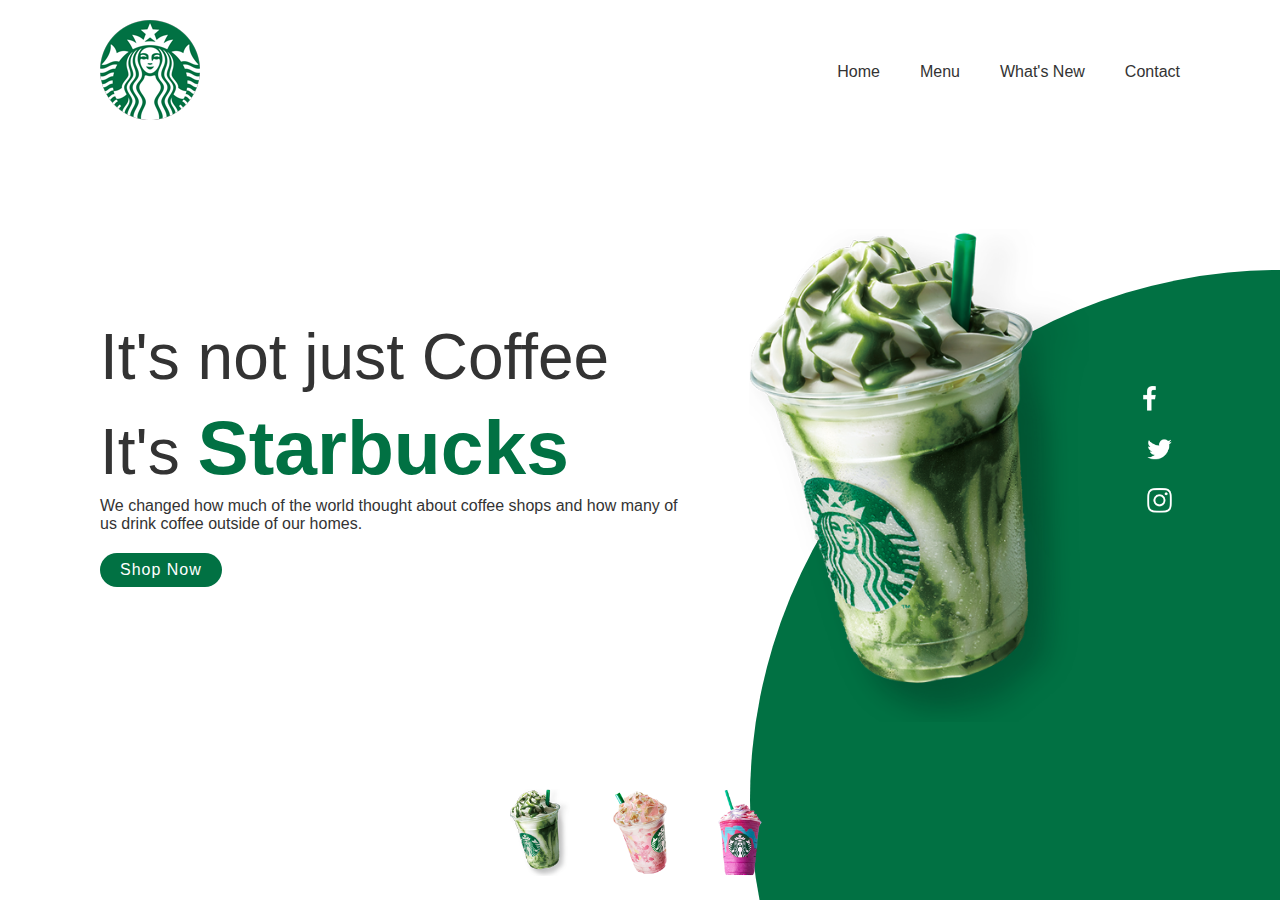
<file: index.html>
<!DOCTYPE html>
<html lang="en">
    <head>
        <meta charset="UTF-8">
        <title>Starbucks</title>
        <link rel="stylesheet" href="style.css">
    </head>
    <body>
        <section>
            <div class="circle"></div>
            <header>
                <a href="#" class="logo"><img src="images/logo.png"></a>
                <ul>
                    <li><a href="#">Home</a></li>
                    <li><a href="#">Menu</a></li>
                    <li><a href="#">What's New</a></li>
                    <li><a href="#">Contact</a></li>
                </ul>
                
            </header>
            <div class="content">
                <div class="textBox">
                    <h2>It's not just Coffee <br> It's <span>Starbucks </span></h2>
                    <p>We  changed how much of the world thought about coffee shops and how many of us drink coffee outside of our homes.</p>
                    <a href="shopnow.html">Shop Now</a>
                </div>
           
            <div class="imgBox">
                <img src="images/img1.png" class="starbucks">
            </div>
          </div>
            <ul class="thumb">
            <li><img src="images/thumb1.png" onclick="imgSlider('images/img1.png');changeCircleColor('#017143')"></li>
            <li><img src="images/thumb2.png" onclick="imgSlider('images/img2.png');changeCircleColor('#eb7495')"></li>
            <li><img src="images/thumb3.png" onclick="imgSlider('images/img3.png');changeCircleColor('#d752b1')"></li>
        </ul>
        <ul class="sci">
            <li><a href="#"><img src="images/facebook.png"></a></li>
            <li><a href="#"><img src="images/twitter.png"></a></li>
            <li><a href="#"><img src="images/instagram.png"></a></li>
        </ul>
        </section>
        <script type="text/javascript">
            function imgSlider(anything){
                document.querySelector('.starbucks').src = anything;
            }

            function changeCircleColor(color){
                const circle = document.querySelector('.circle');
                circle.style.background = color;
            }
        </script>
    </body>
</html>
</file>
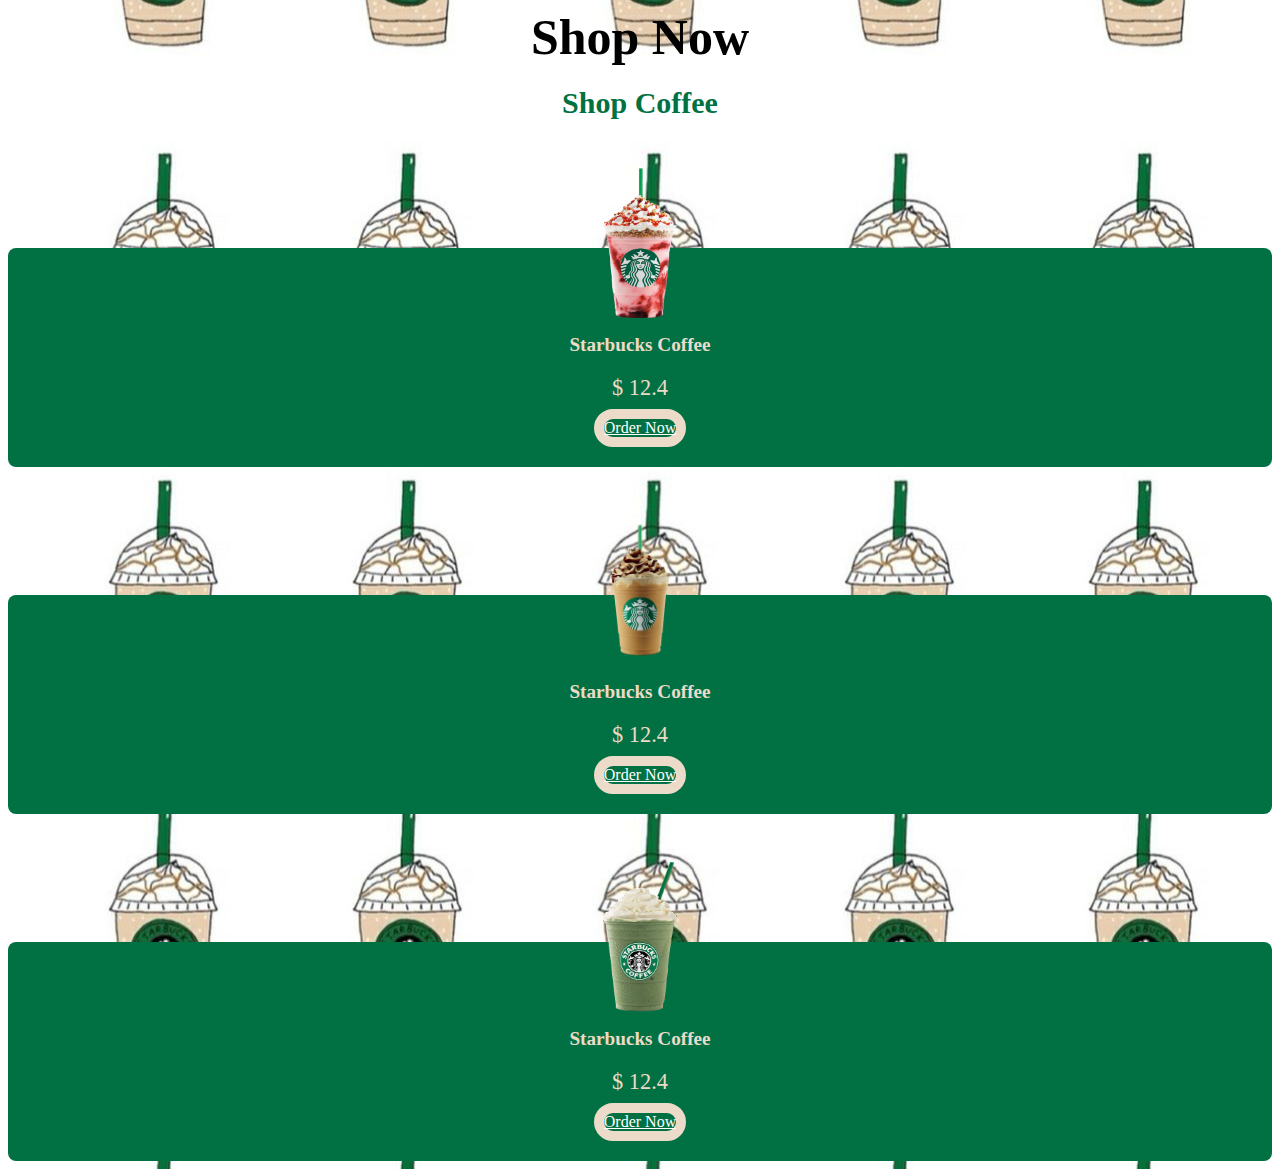
<file: shopnow.html>
<html>
    <head>
        <link href="styles.css" type="text/css" rel="stylesheet">
    </head>
    <body>
       <div class="heading">
           <span>Shop Now</span>
           <h1>Shop Coffee</h1>

       </div>

       <div class="shop-container">
           <div class="box">
               <div class="box-img">
                   <img src="images/shop1.png" alt="">
               </div>
               <h2>Starbucks Coffee</h2>
               <span>$ 12.4</span>
               <a href="#" class="btn">Order Now</a>
           </div>
       </div>

       <div class="shop-container">
        <div class="box">
            <div class="box-img">
                <img src="images/shop2.png" alt="">
            </div>
            <h2>Starbucks Coffee</h2>
            <span>$ 12.4</span>
            <a href="#" class="btn">Order Now</a>
        </div>
    </div>

    <div class="shop-container">
        <div class="box">
            <div class="box-img">
                <img src="images/shop3.png" alt="">
            </div>
            <h2>Starbucks Coffee</h2>
            <span>$ 12.4</span>
            <a href="#" class="btn">Order Now</a>
        </div>
    </div>
       
    
    
    </body>
</html>
</file>
<file: style.css>
@import url('https://fonts.googlepis.com/css?family=Poppins:200,300,400,500,600,700,800,900&display=swap');
*
{
    margin: 0;
    padding: 0;
    box-sizing: border-box;
    font-family: 'Poppins',sans-serif;
}
section
{
    position: relative;
    width: 100%;
    min-height: 100vh;
    padding: 100px;
    display: flex;
    justify-content: space-between;
    align-items: center;
    background: #fff;

}
header
{
    position: absolute;
    top: 0;
    left: 0;
    width: 100%;
    padding: 20px 100px;
    display: flex;
    justify-content: space-between;
    align-items: center;
}
header .logo
{
    position: relative;
    max-width: 80px;

}
header ul
{
    position: relative;
    display: flex;

}
header ul li 
{
    list-style: none;
}
header ul li a 
{
    display: inline-block;
    color: #333;
    font-weight: 400;
    margin-left: 40px;
    text-decoration: none;
}
.content
{
    position: relative;
    width: 100%;
    display: flex;
    justify-content: space-between;
    align-items: center;
}
.content .textBox
{
    position: relative;
    max-width: 600px;
}
.content .textBox h2
{
    color: #333;
    font-size: 4em;
    line-height: 1.4em;
    font-weight: 500;
}
.content .textBox h2 span
{
    color: #017143;
    font-size: 1.2em;
    font-weight: 900;
}
.content .textBox p
{
    color: #333;
}
.content .textBox a
{
    display: inline-block;
    margin-top: 20px;
    padding: 8px 20px;
    background: #017143;
    color: #fff;
    border-radius: 40px;
    font-weight: 500;
    letter-spacing: 1px;
    text-decoration: none;
}
.content .imgBox
{
    width: 600px;
    display: flex;
    justify-content: flex-end;
    padding-right: 50px;
    margin-top: 50px;
}
.content .imgBox img 
{
    max-width: 340px;
}
.thumb
{
    position:absolute;
    left: 50%;
    bottom: 20px;
    transform: translateX(-50%);
    display: flex;
}
.thumb li 
{
    list-style: none;
    display: inline-block;
    margin: 0 20px;
    cursor: pointer;
    transition: 0.5s;
}
.thumb li :hover
{
    transform: translateY(-15px);
}
.thumb li img
{
    max-width: 60px;
}
.sci li 
{
    list-style: none;
}
.sci li a 
{
    display: inline-block;
    margin: 5px 0;
    transform: scale(0.6);
    filter: invert(1);
}
.circle
{
    position: absolute;
    top: 0;
    left: 0;
    width: 100%;
    height: 100%;
    background: #017143;
    clip-path: circle(530px at right 800px);
}
</file>
<file: styles.css>
body {
    background-image: url(images/bckimg.jpg);
    
    background-position: center;
   

}
.heading{
    text-align: center;
}
.heading span{
    font-size: 50px;
    font-family: 'Poppins' sans-serif;
    font-weight: 600;
    color:rgb(0, 0, 0);
    
    
    
;
}
.heading h1{
    font-family: 'Poppins' sans-serif;
    font-size: 30px;
    color: #017143;
}
.shop-container{
    display: flex;
    flex-wrap: wrap;
    gap: 1rem;
    margin-top: 5rem;
}
.shop-container .box{
    flex: 1 1 10rem;
    background-color: #017143;
    padding: 20px;
    display: flex;
    text-align: center;
    flex-direction: column;
    align-items: center;
    margin-top: 3rem;
    border-radius: 0.5rem;
}
.shop-container .box .box-img {
    width: 150px;
    height: 150px;
    margin-top: -100px;
}
.shop-container .box .box-img img{
    width: 100%;
    height: 100%;
    object-fit: contain;
    object-position: center;
}
.shop-container .box h2{
    color: #ebdbc8;
    font-size: 1.2rem;
}
.shop-container .box span{
    color: #ebdbc7;
    font-size: 1.4rem;
    font-weight: 500;
    margin: 0.2rem 0 0.5rem;
}
.box .btn{
    border: 5px solid #ebdbc8;
    border-width: 10px;
    color: white;
    border-radius: 20px;
}
</file>
